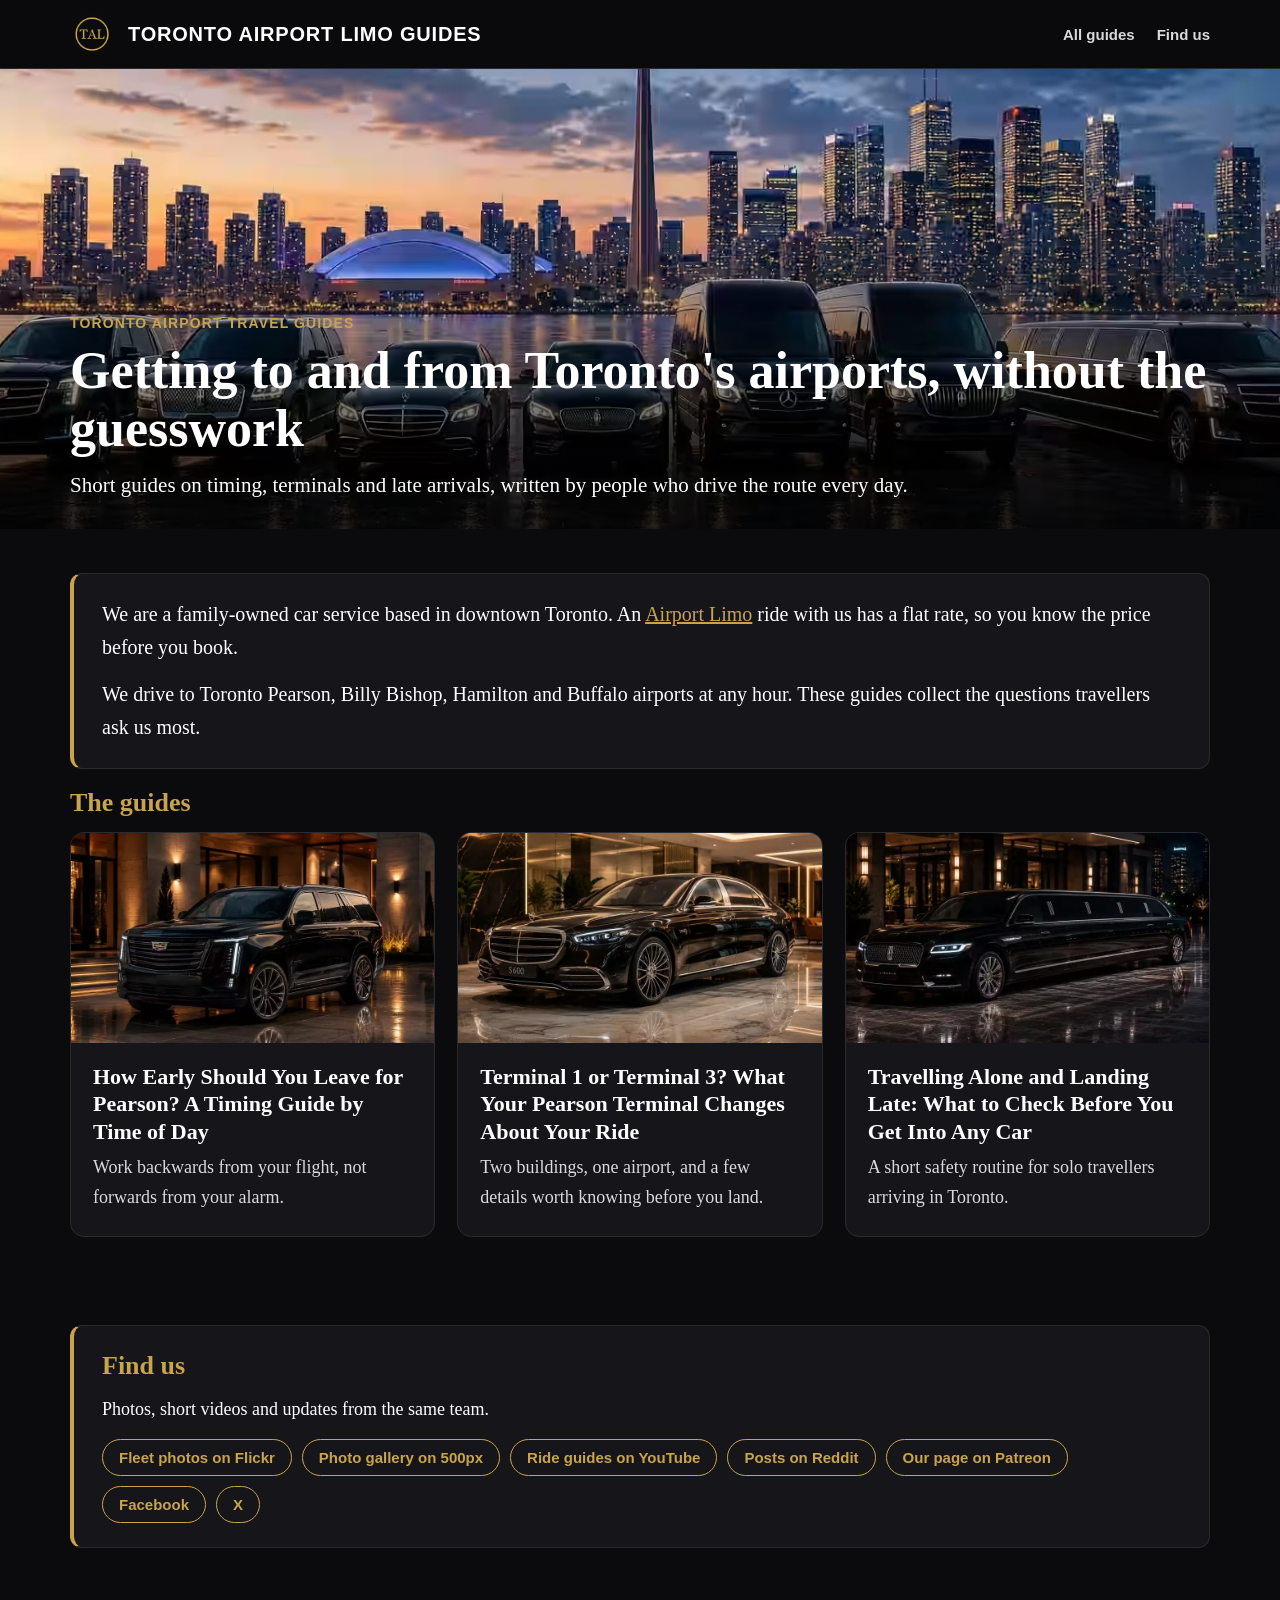
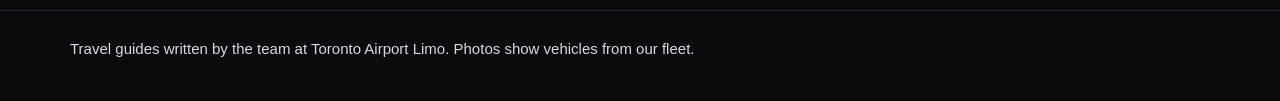
<file: index.html>
<!doctype html>
<html lang="en-CA"><head><meta charset="utf-8"><meta name="viewport" content="width=device-width,initial-scale=1">
<title>Toronto Airport Limo Guides: Timing, Terminals and Safe Arrivals</title><meta name="description" content="Plain, practical guides to getting to and from Toronto Pearson, Billy Bishop, Hamilton and Buffalo airports, from a family-owned car service."><link rel="canonical" href="https://airportlimotoronto.github.io/">
<meta property="og:title" content="Toronto Airport Limo Guides: Timing, Terminals and Safe Arrivals"><meta property="og:description" content="Plain, practical guides to getting to and from Toronto Pearson, Billy Bishop, Hamilton and Buffalo airports, from a family-owned car service."><meta property="og:image" content="https://airportlimotoronto.github.io/img/cover-wide.jpg"><meta property="og:type" content="article">
<link rel="icon" href="img/logo-512.png"><link rel="stylesheet" href="style.css"></head>
<body><header class="top"><div class="wrap"><img src="img/logo-512.png" alt="Toronto Airport Limo logo" width="44" height="44"><a class="brand" href="./">Toronto Airport Limo Guides</a>
<nav><a href="./">All guides</a><a href="./#find">Find us</a></nav></div></header>
<div class="hero"><img src="img/cover-wide.jpg" alt="Black sedans, SUVs, Sprinter vans and a stretch limousine lined up on the Toronto waterfront at dusk" width="1536" height="495"><div class="cap"><div class="wrap"><p class="meta">Toronto airport travel guides</p><h1>Getting to and from Toronto&#x27;s airports, without the guesswork</h1><p class="lead">Short guides on timing, terminals and late arrivals, written by people who drive the route every day.</p></div></div></div>
<section><div class="wrap"><div class="block intro"><p>We are a family-owned car service based in downtown Toronto. An <a href="https://torontoairportlimousineservice.ca/">Airport Limo</a> ride with us has a flat rate, so you know the price before you book.</p><p>We drive to Toronto Pearson, Billy Bishop, Hamilton and Buffalo airports at any hour. These guides collect the questions travellers ask us most.</p></div>
<h2>The guides</h2><div class="grid"><article class="card"><a href="how-early-to-leave-for-pearson.html"><img src="img/fleet-suv.jpg" alt="A black Cadillac Escalade waiting outside a lit entrance at night" loading="lazy" width="600" height="210"></a><div class="in"><h3><a href="how-early-to-leave-for-pearson.html">How Early Should You Leave for Pearson? A Timing Guide by Time of Day</a></h3><p>Work backwards from your flight, not forwards from your alarm.</p></div></article><article class="card"><a href="pearson-terminal-1-or-terminal-3.html"><img src="img/fleet-sedan.jpg" alt="A black Mercedes-Benz S-Class parked in a marble lobby driveway" loading="lazy" width="600" height="210"></a><div class="in"><h3><a href="pearson-terminal-1-or-terminal-3.html">Terminal 1 or Terminal 3? What Your Pearson Terminal Changes About Your Ride</a></h3><p>Two buildings, one airport, and a few details worth knowing before you land.</p></div></article><article class="card"><a href="landing-late-alone-in-toronto.html"><img src="img/fleet-stretch.jpg" alt="A black Lincoln stretch limousine on a wet street at night" loading="lazy" width="600" height="210"></a><div class="in"><h3><a href="landing-late-alone-in-toronto.html">Travelling Alone and Landing Late: What to Check Before You Get Into Any Car</a></h3><p>A short safety routine for solo travellers arriving in Toronto.</p></div></article></div></div></section>
<section id="find"><div class="wrap"><div class="block"><h2>Find us</h2><p>Photos, short videos and updates from the same team.</p><ul class="find"><li><a href="https://www.flickr.com/photos/torontoairportlimousineservice/">Fleet photos on Flickr</a></li><li><a href="https://500px.com/p/airportlimotorontoca">Photo gallery on 500px</a></li><li><a href="https://www.youtube.com/@AirportLimoTorontoService">Ride guides on YouTube</a></li><li><a href="https://www.reddit.com/user/airportlimotorontoca/">Posts on Reddit</a></li><li><a href="https://www.patreon.com/c/airportlimotorontoca">Our page on Patreon</a></li><li><a href="https://www.facebook.com/BestTorontoAirportLimo">Facebook</a></li><li><a href="https://x.com/torontoairport9">X</a></li></ul></div></div></section>
<footer><div class="wrap">Travel guides written by the team at Toronto Airport Limo. Photos show vehicles from our fleet.</div></footer></body></html>
</file>
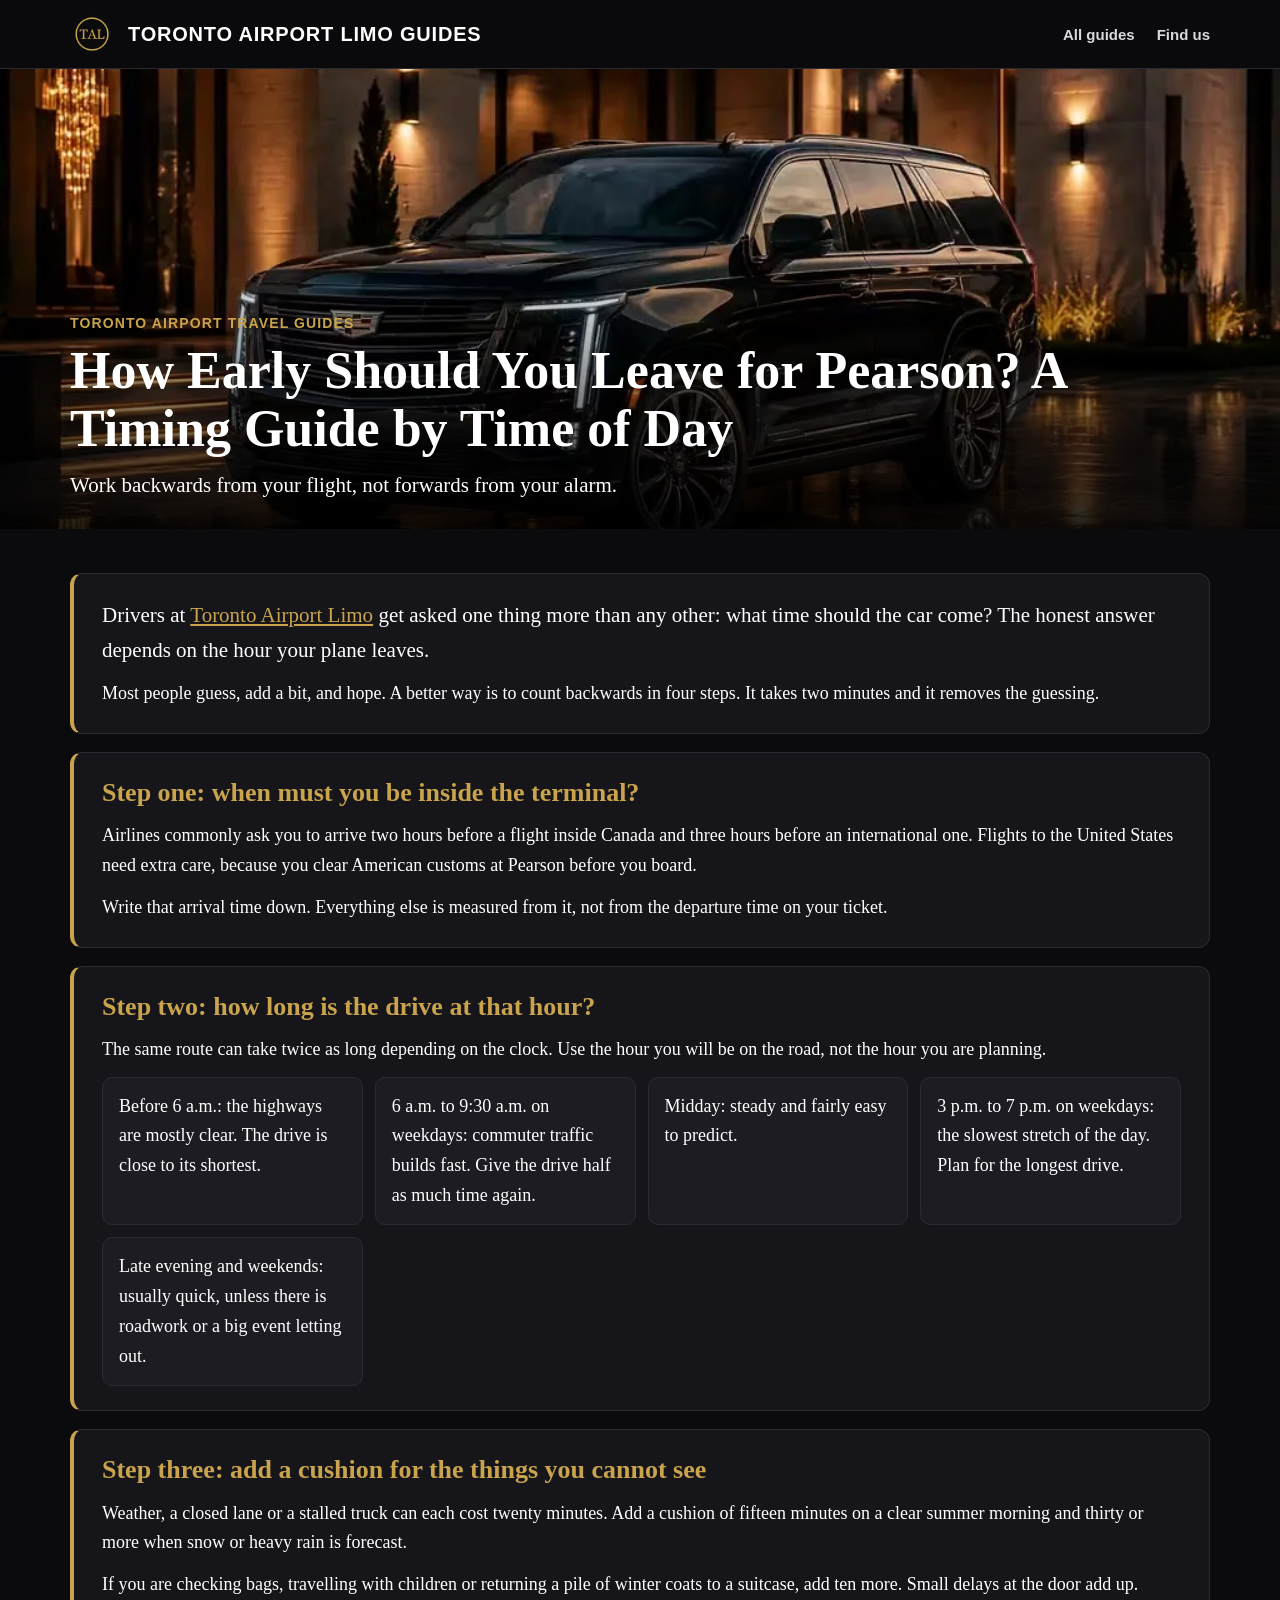
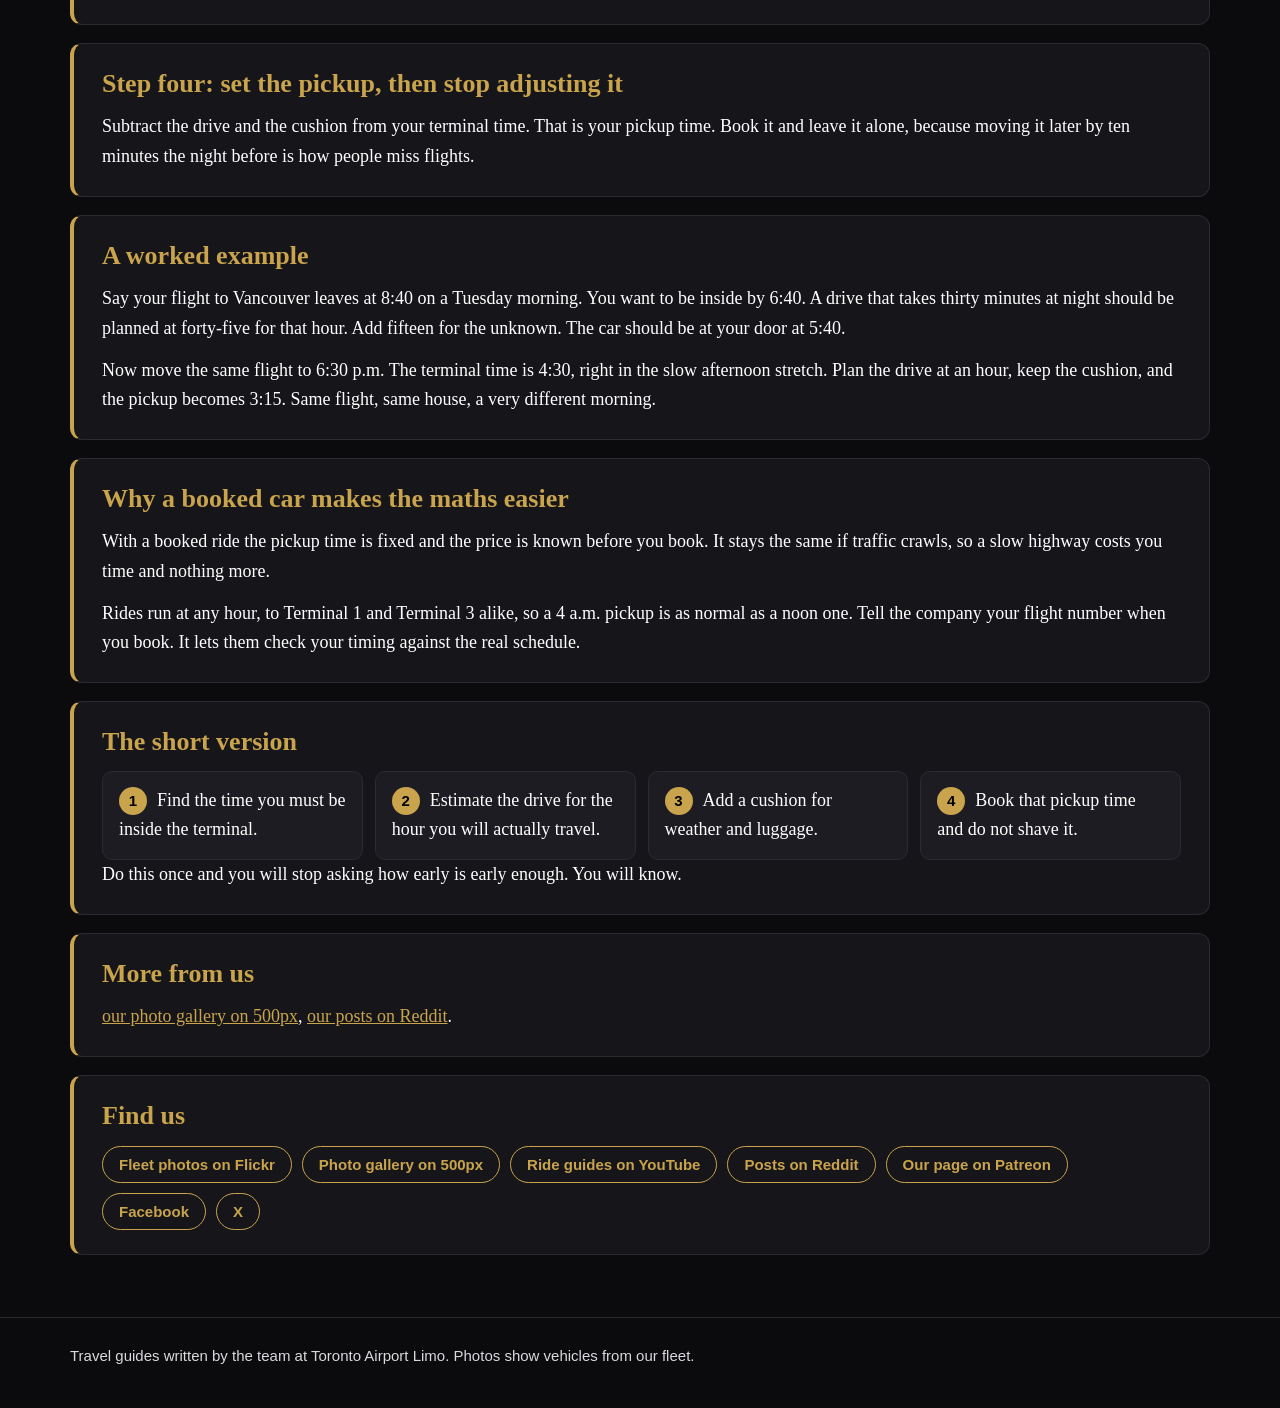
<file: how-early-to-leave-for-pearson.html>
<!doctype html>
<html lang="en-CA"><head><meta charset="utf-8"><meta name="viewport" content="width=device-width,initial-scale=1">
<title>How Early Should You Leave for Pearson? A Timing Guide by Time of Day | Toronto Airport Limo</title><meta name="description" content="Work backwards from your flight, not forwards from your alarm."><link rel="canonical" href="https://airportlimotoronto.github.io/how-early-to-leave-for-pearson.html">
<meta property="og:title" content="How Early Should You Leave for Pearson? A Timing Guide by Time of Day | Toronto Airport Limo"><meta property="og:description" content="Work backwards from your flight, not forwards from your alarm."><meta property="og:image" content="https://airportlimotoronto.github.io/img/fleet-suv.jpg"><meta property="og:type" content="article">
<link rel="icon" href="img/logo-512.png"><link rel="stylesheet" href="style.css"></head>
<body><header class="top"><div class="wrap"><img src="img/logo-512.png" alt="Toronto Airport Limo logo" width="44" height="44"><a class="brand" href="./">Toronto Airport Limo Guides</a>
<nav><a href="./">All guides</a><a href="./#find">Find us</a></nav></div></header>
<div class="hero"><img src="img/fleet-suv.jpg" alt="A black Cadillac Escalade waiting outside a lit entrance at night" width="1536" height="495"><div class="cap"><div class="wrap"><p class="meta">Toronto airport travel guides</p><h1>How Early Should You Leave for Pearson? A Timing Guide by Time of Day</h1><p class="lead">Work backwards from your flight, not forwards from your alarm.</p></div></div></div>
<section><div class="wrap"><div class="block"><p class="lead">Drivers at <a href="https://torontoairportlimousineservice.ca/">Toronto Airport Limo</a> get asked one thing more than any other: what time should the car come? The honest answer depends on the hour your plane leaves.</p><p>Most people guess, add a bit, and hope. A better way is to count backwards in four steps. It takes two minutes and it removes the guessing.</p></div><div class="block"><h2>Step one: when must you be inside the terminal?</h2><p>Airlines commonly ask you to arrive two hours before a flight inside Canada and three hours before an international one. Flights to the United States need extra care, because you clear American customs at Pearson before you board.</p><p>Write that arrival time down. Everything else is measured from it, not from the departure time on your ticket.</p></div><div class="block"><h2>Step two: how long is the drive at that hour?</h2><p>The same route can take twice as long depending on the clock. Use the hour you will be on the road, not the hour you are planning.</p><ul class="tiles"><li>Before 6 a.m.: the highways are mostly clear. The drive is close to its shortest.</li><li>6 a.m. to 9:30 a.m. on weekdays: commuter traffic builds fast. Give the drive half as much time again.</li><li>Midday: steady and fairly easy to predict.</li><li>3 p.m. to 7 p.m. on weekdays: the slowest stretch of the day. Plan for the longest drive.</li><li>Late evening and weekends: usually quick, unless there is roadwork or a big event letting out.</li></ul></div><div class="block"><h2>Step three: add a cushion for the things you cannot see</h2><p>Weather, a closed lane or a stalled truck can each cost twenty minutes. Add a cushion of fifteen minutes on a clear summer morning and thirty or more when snow or heavy rain is forecast.</p><p>If you are checking bags, travelling with children or returning a pile of winter coats to a suitcase, add ten more. Small delays at the door add up.</p></div><div class="block"><h2>Step four: set the pickup, then stop adjusting it</h2><p>Subtract the drive and the cushion from your terminal time. That is your pickup time. Book it and leave it alone, because moving it later by ten minutes the night before is how people miss flights.</p></div><div class="block"><h2>A worked example</h2><p>Say your flight to Vancouver leaves at 8:40 on a Tuesday morning. You want to be inside by 6:40. A drive that takes thirty minutes at night should be planned at forty-five for that hour. Add fifteen for the unknown. The car should be at your door at 5:40.</p><p>Now move the same flight to 6:30 p.m. The terminal time is 4:30, right in the slow afternoon stretch. Plan the drive at an hour, keep the cushion, and the pickup becomes 3:15. Same flight, same house, a very different morning.</p></div><div class="block"><h2>Why a booked car makes the maths easier</h2><p>With a booked ride the pickup time is fixed and the price is known before you book. It stays the same if traffic crawls, so a slow highway costs you time and nothing more.</p><p>Rides run at any hour, to Terminal 1 and Terminal 3 alike, so a 4 a.m. pickup is as normal as a noon one. Tell the company your flight number when you book. It lets them check your timing against the real schedule.</p></div><div class="block"><h2>The short version</h2><ol class="tiles"><li>Find the time you must be inside the terminal.</li><li>Estimate the drive for the hour you will actually travel.</li><li>Add a cushion for weather and luggage.</li><li>Book that pickup time and do not shave it.</li></ol><p>Do this once and you will stop asking how early is early enough. You will know.</p></div><div class="block"><h2>More from us</h2><p><a href="https://500px.com/p/airportlimotorontoca">our photo gallery on 500px</a>, <a href="https://www.reddit.com/user/airportlimotorontoca/">our posts on Reddit</a>.</p></div><div class="block" id="find"><h2>Find us</h2><ul class="find"><li><a href="https://www.flickr.com/photos/torontoairportlimousineservice/">Fleet photos on Flickr</a></li><li><a href="https://500px.com/p/airportlimotorontoca">Photo gallery on 500px</a></li><li><a href="https://www.youtube.com/@AirportLimoTorontoService">Ride guides on YouTube</a></li><li><a href="https://www.reddit.com/user/airportlimotorontoca/">Posts on Reddit</a></li><li><a href="https://www.patreon.com/c/airportlimotorontoca">Our page on Patreon</a></li><li><a href="https://www.facebook.com/BestTorontoAirportLimo">Facebook</a></li><li><a href="https://x.com/torontoairport9">X</a></li></ul></div></div></section>
<footer><div class="wrap">Travel guides written by the team at Toronto Airport Limo. Photos show vehicles from our fleet.</div></footer></body></html>
</file>
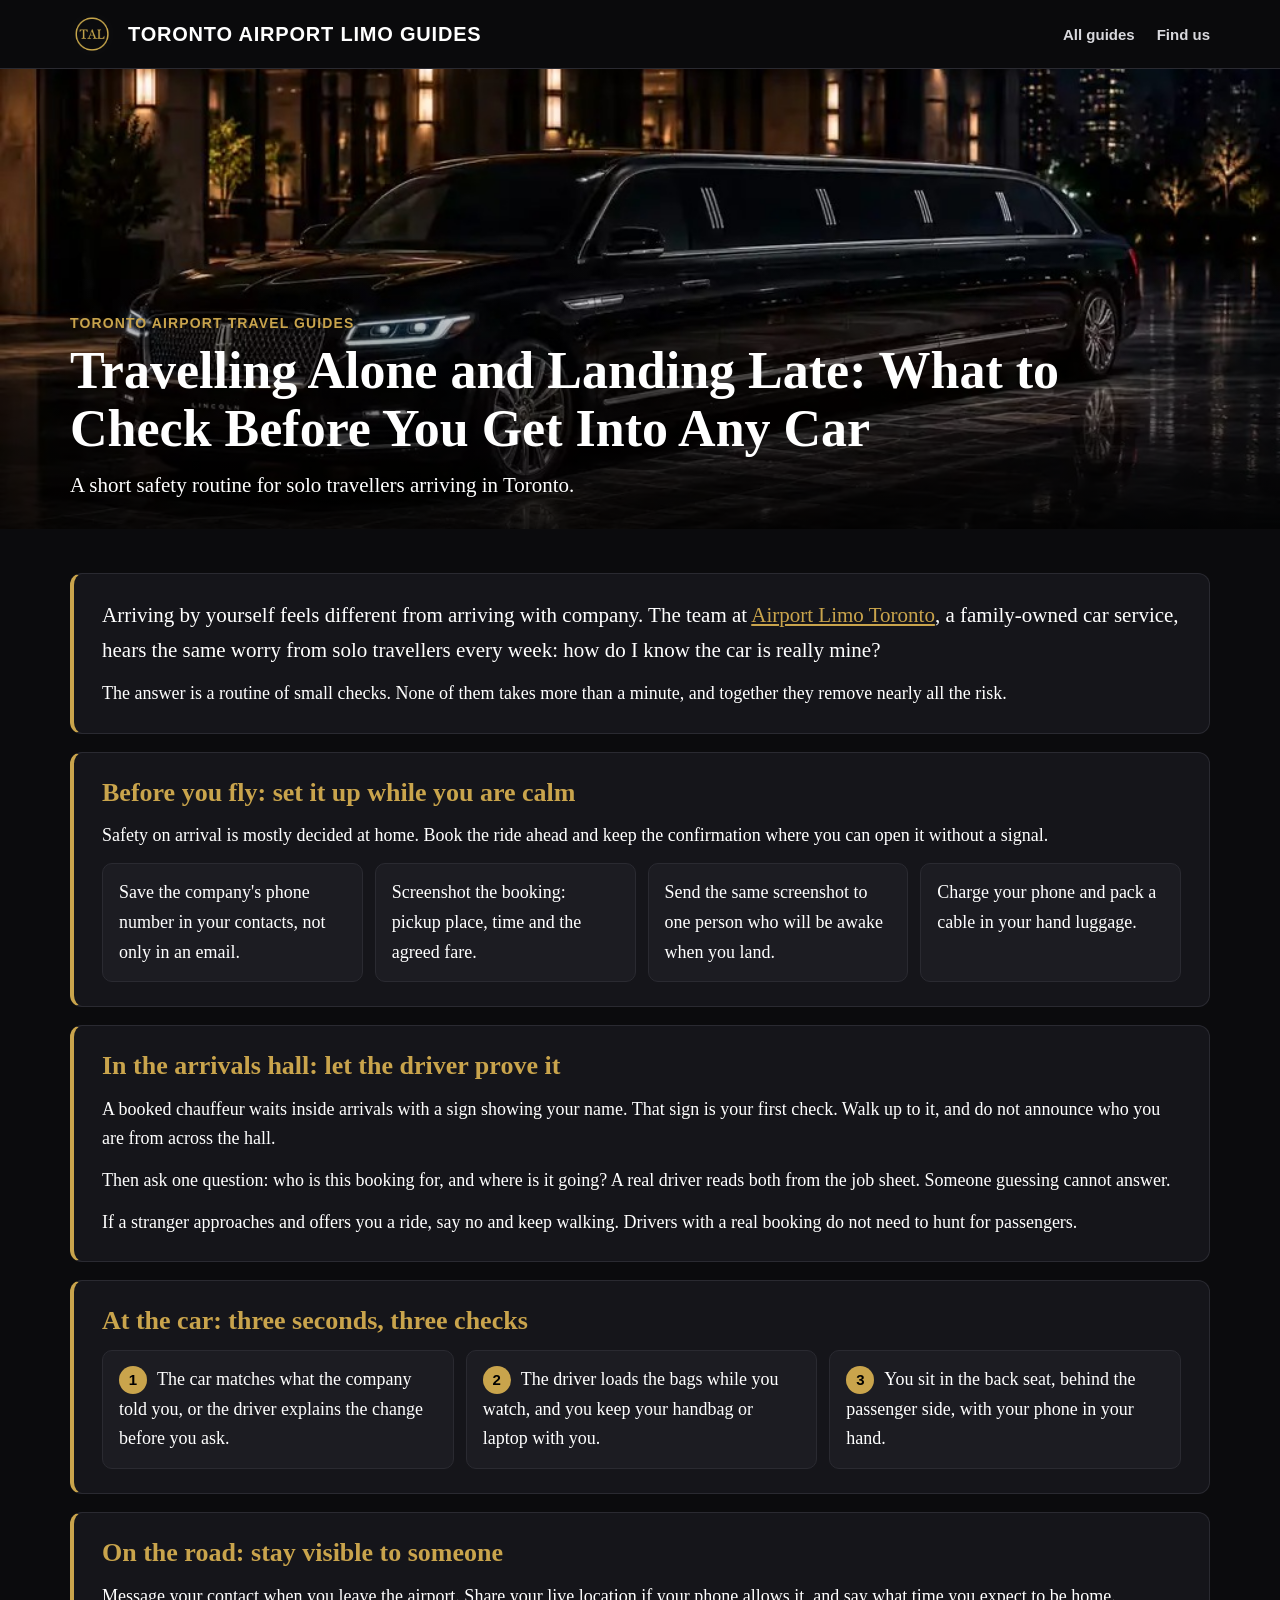
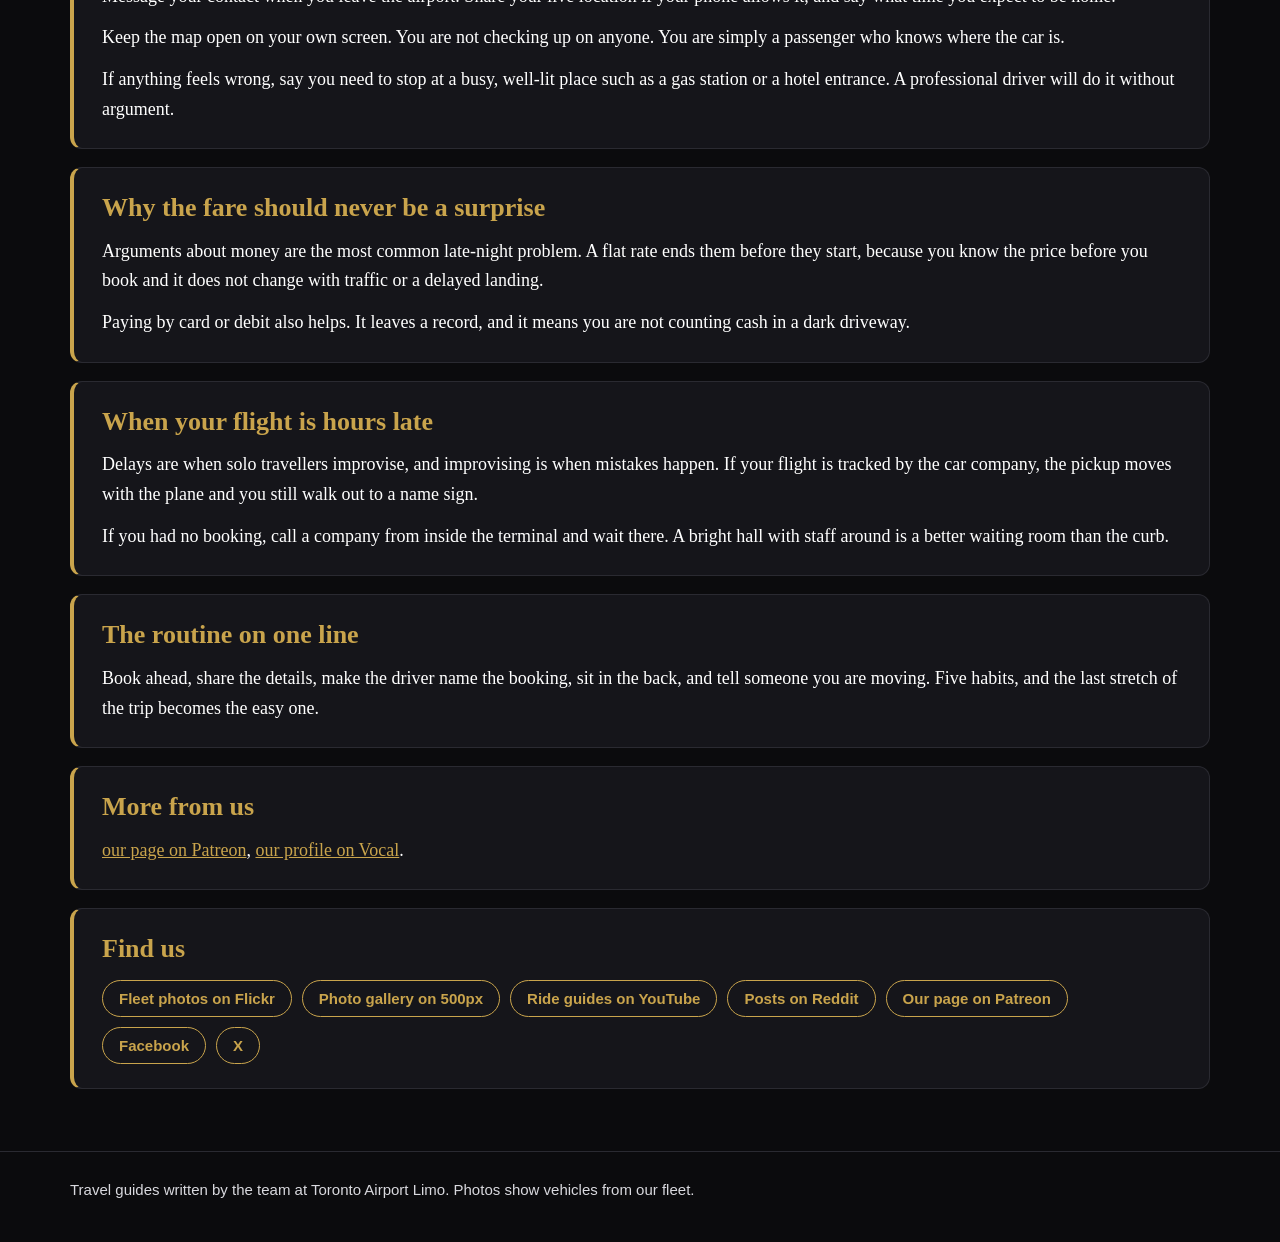
<file: landing-late-alone-in-toronto.html>
<!doctype html>
<html lang="en-CA"><head><meta charset="utf-8"><meta name="viewport" content="width=device-width,initial-scale=1">
<title>Travelling Alone and Landing Late: What to Check Before You Get Into Any Car | Toronto Airport Limo</title><meta name="description" content="A short safety routine for solo travellers arriving in Toronto."><link rel="canonical" href="https://airportlimotoronto.github.io/landing-late-alone-in-toronto.html">
<meta property="og:title" content="Travelling Alone and Landing Late: What to Check Before You Get Into Any Car | Toronto Airport Limo"><meta property="og:description" content="A short safety routine for solo travellers arriving in Toronto."><meta property="og:image" content="https://airportlimotoronto.github.io/img/fleet-stretch.jpg"><meta property="og:type" content="article">
<link rel="icon" href="img/logo-512.png"><link rel="stylesheet" href="style.css"></head>
<body><header class="top"><div class="wrap"><img src="img/logo-512.png" alt="Toronto Airport Limo logo" width="44" height="44"><a class="brand" href="./">Toronto Airport Limo Guides</a>
<nav><a href="./">All guides</a><a href="./#find">Find us</a></nav></div></header>
<div class="hero"><img src="img/fleet-stretch.jpg" alt="A black Lincoln stretch limousine on a wet street at night" width="1536" height="495"><div class="cap"><div class="wrap"><p class="meta">Toronto airport travel guides</p><h1>Travelling Alone and Landing Late: What to Check Before You Get Into Any Car</h1><p class="lead">A short safety routine for solo travellers arriving in Toronto.</p></div></div></div>
<section><div class="wrap"><div class="block"><p class="lead">Arriving by yourself feels different from arriving with company. The team at <a href="https://torontoairportlimousineservice.ca/">Airport Limo Toronto</a>, a family-owned car service, hears the same worry from solo travellers every week: how do I know the car is really mine?</p><p>The answer is a routine of small checks. None of them takes more than a minute, and together they remove nearly all the risk.</p></div><div class="block"><h2>Before you fly: set it up while you are calm</h2><p>Safety on arrival is mostly decided at home. Book the ride ahead and keep the confirmation where you can open it without a signal.</p><ul class="tiles"><li>Save the company&#x27;s phone number in your contacts, not only in an email.</li><li>Screenshot the booking: pickup place, time and the agreed fare.</li><li>Send the same screenshot to one person who will be awake when you land.</li><li>Charge your phone and pack a cable in your hand luggage.</li></ul></div><div class="block"><h2>In the arrivals hall: let the driver prove it</h2><p>A booked chauffeur waits inside arrivals with a sign showing your name. That sign is your first check. Walk up to it, and do not announce who you are from across the hall.</p><p>Then ask one question: who is this booking for, and where is it going? A real driver reads both from the job sheet. Someone guessing cannot answer.</p><p>If a stranger approaches and offers you a ride, say no and keep walking. Drivers with a real booking do not need to hunt for passengers.</p></div><div class="block"><h2>At the car: three seconds, three checks</h2><ol class="tiles"><li>The car matches what the company told you, or the driver explains the change before you ask.</li><li>The driver loads the bags while you watch, and you keep your handbag or laptop with you.</li><li>You sit in the back seat, behind the passenger side, with your phone in your hand.</li></ol></div><div class="block"><h2>On the road: stay visible to someone</h2><p>Message your contact when you leave the airport. Share your live location if your phone allows it, and say what time you expect to be home.</p><p>Keep the map open on your own screen. You are not checking up on anyone. You are simply a passenger who knows where the car is.</p><p>If anything feels wrong, say you need to stop at a busy, well-lit place such as a gas station or a hotel entrance. A professional driver will do it without argument.</p></div><div class="block"><h2>Why the fare should never be a surprise</h2><p>Arguments about money are the most common late-night problem. A flat rate ends them before they start, because you know the price before you book and it does not change with traffic or a delayed landing.</p><p>Paying by card or debit also helps. It leaves a record, and it means you are not counting cash in a dark driveway.</p></div><div class="block"><h2>When your flight is hours late</h2><p>Delays are when solo travellers improvise, and improvising is when mistakes happen. If your flight is tracked by the car company, the pickup moves with the plane and you still walk out to a name sign.</p><p>If you had no booking, call a company from inside the terminal and wait there. A bright hall with staff around is a better waiting room than the curb.</p></div><div class="block"><h2>The routine on one line</h2><p>Book ahead, share the details, make the driver name the booking, sit in the back, and tell someone you are moving. Five habits, and the last stretch of the trip becomes the easy one.</p></div><div class="block"><h2>More from us</h2><p><a href="https://www.patreon.com/c/airportlimotorontoca">our page on Patreon</a>, <a href="https://vocal.media/authors/toronto-airport-limo-26f31cdb9e">our profile on Vocal</a>.</p></div><div class="block" id="find"><h2>Find us</h2><ul class="find"><li><a href="https://www.flickr.com/photos/torontoairportlimousineservice/">Fleet photos on Flickr</a></li><li><a href="https://500px.com/p/airportlimotorontoca">Photo gallery on 500px</a></li><li><a href="https://www.youtube.com/@AirportLimoTorontoService">Ride guides on YouTube</a></li><li><a href="https://www.reddit.com/user/airportlimotorontoca/">Posts on Reddit</a></li><li><a href="https://www.patreon.com/c/airportlimotorontoca">Our page on Patreon</a></li><li><a href="https://www.facebook.com/BestTorontoAirportLimo">Facebook</a></li><li><a href="https://x.com/torontoairport9">X</a></li></ul></div></div></section>
<footer><div class="wrap">Travel guides written by the team at Toronto Airport Limo. Photos show vehicles from our fleet.</div></footer></body></html>
</file>
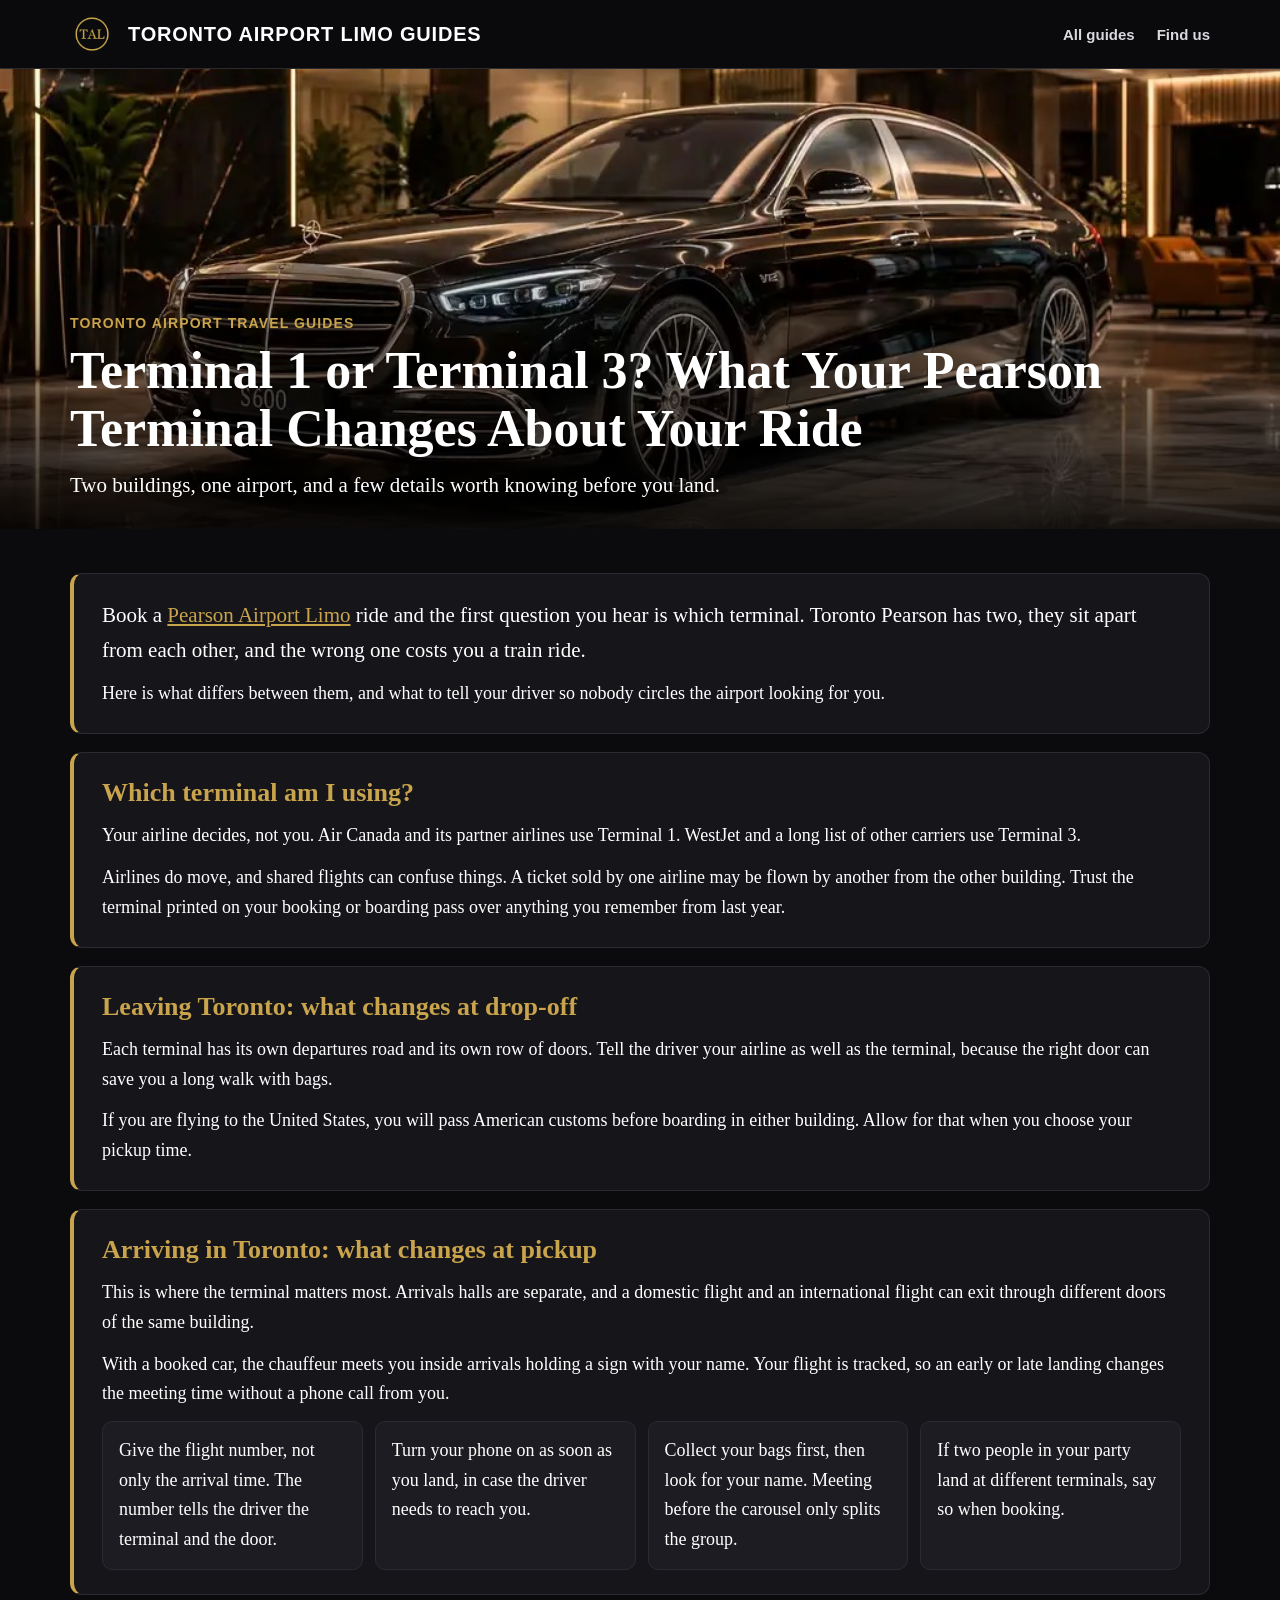
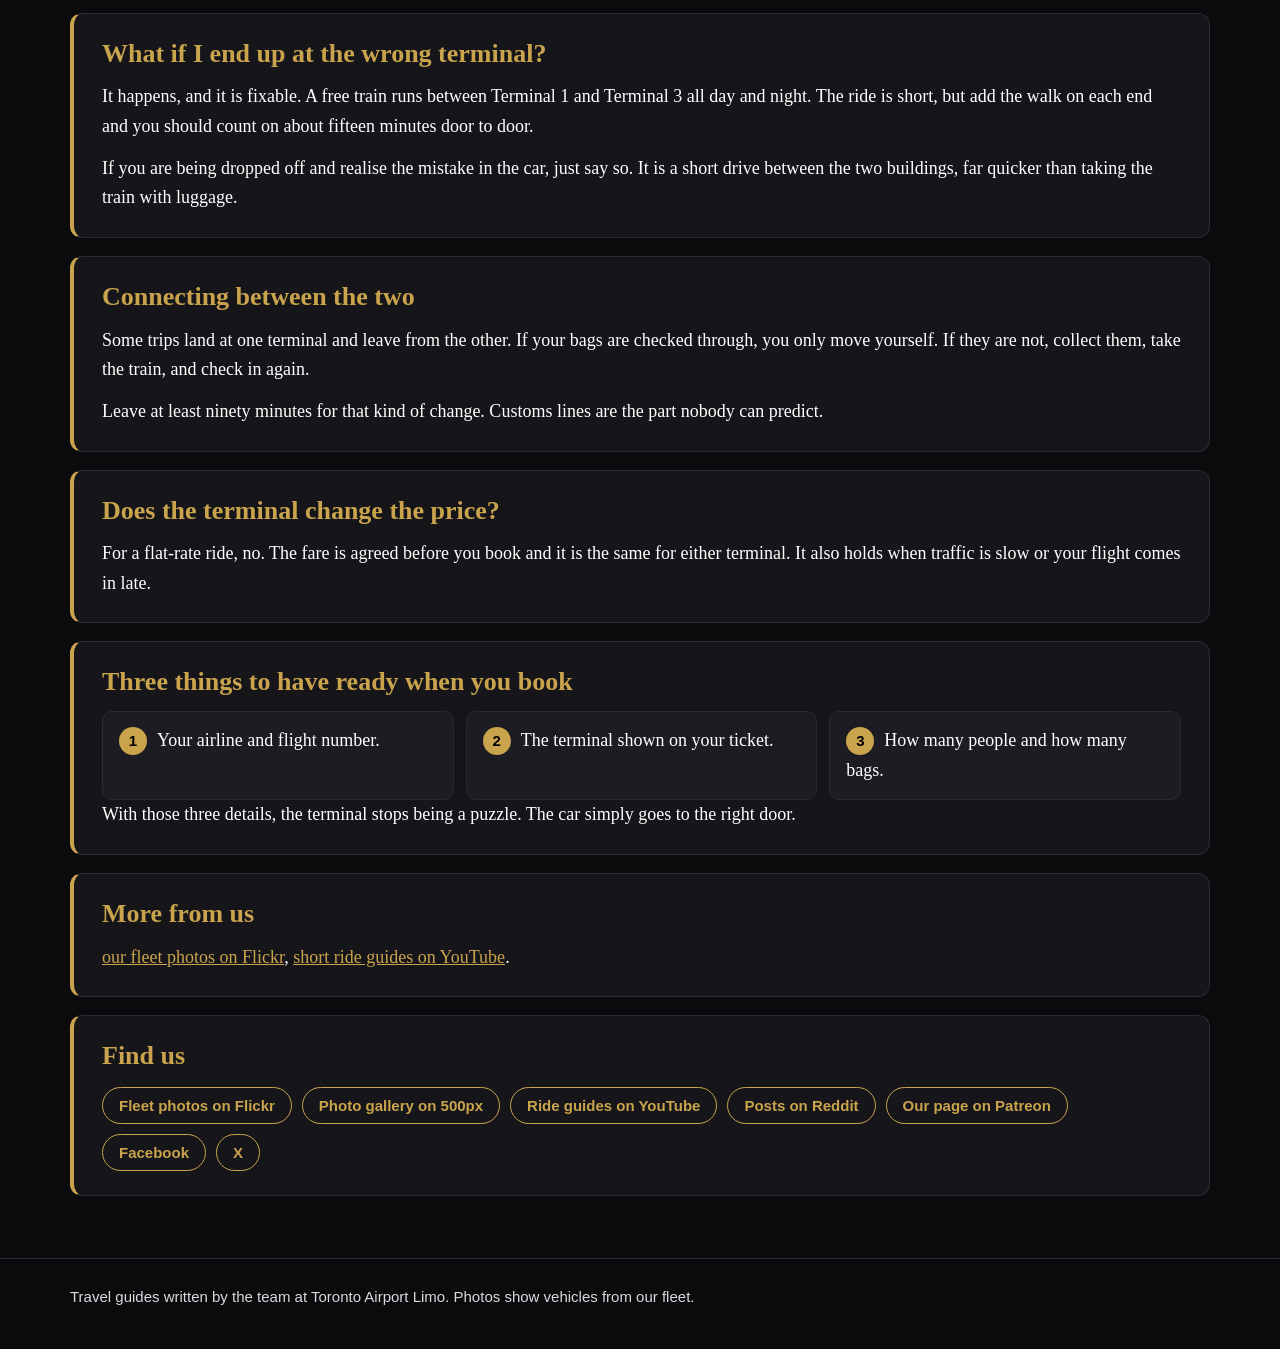
<file: pearson-terminal-1-or-terminal-3.html>
<!doctype html>
<html lang="en-CA"><head><meta charset="utf-8"><meta name="viewport" content="width=device-width,initial-scale=1">
<title>Terminal 1 or Terminal 3? What Your Pearson Terminal Changes About Your Ride | Toronto Airport Limo</title><meta name="description" content="Two buildings, one airport, and a few details worth knowing before you land."><link rel="canonical" href="https://airportlimotoronto.github.io/pearson-terminal-1-or-terminal-3.html">
<meta property="og:title" content="Terminal 1 or Terminal 3? What Your Pearson Terminal Changes About Your Ride | Toronto Airport Limo"><meta property="og:description" content="Two buildings, one airport, and a few details worth knowing before you land."><meta property="og:image" content="https://airportlimotoronto.github.io/img/fleet-sedan.jpg"><meta property="og:type" content="article">
<link rel="icon" href="img/logo-512.png"><link rel="stylesheet" href="style.css"></head>
<body><header class="top"><div class="wrap"><img src="img/logo-512.png" alt="Toronto Airport Limo logo" width="44" height="44"><a class="brand" href="./">Toronto Airport Limo Guides</a>
<nav><a href="./">All guides</a><a href="./#find">Find us</a></nav></div></header>
<div class="hero"><img src="img/fleet-sedan.jpg" alt="A black Mercedes-Benz S-Class parked in a marble lobby driveway" width="1536" height="495"><div class="cap"><div class="wrap"><p class="meta">Toronto airport travel guides</p><h1>Terminal 1 or Terminal 3? What Your Pearson Terminal Changes About Your Ride</h1><p class="lead">Two buildings, one airport, and a few details worth knowing before you land.</p></div></div></div>
<section><div class="wrap"><div class="block"><p class="lead">Book a <a href="https://torontoairportlimousineservice.ca/services/pearson-airport-limo">Pearson Airport Limo</a> ride and the first question you hear is which terminal. Toronto Pearson has two, they sit apart from each other, and the wrong one costs you a train ride.</p><p>Here is what differs between them, and what to tell your driver so nobody circles the airport looking for you.</p></div><div class="block"><h2>Which terminal am I using?</h2><p>Your airline decides, not you. Air Canada and its partner airlines use Terminal 1. WestJet and a long list of other carriers use Terminal 3.</p><p>Airlines do move, and shared flights can confuse things. A ticket sold by one airline may be flown by another from the other building. Trust the terminal printed on your booking or boarding pass over anything you remember from last year.</p></div><div class="block"><h2>Leaving Toronto: what changes at drop-off</h2><p>Each terminal has its own departures road and its own row of doors. Tell the driver your airline as well as the terminal, because the right door can save you a long walk with bags.</p><p>If you are flying to the United States, you will pass American customs before boarding in either building. Allow for that when you choose your pickup time.</p></div><div class="block"><h2>Arriving in Toronto: what changes at pickup</h2><p>This is where the terminal matters most. Arrivals halls are separate, and a domestic flight and an international flight can exit through different doors of the same building.</p><p>With a booked car, the chauffeur meets you inside arrivals holding a sign with your name. Your flight is tracked, so an early or late landing changes the meeting time without a phone call from you.</p><ul class="tiles"><li>Give the flight number, not only the arrival time. The number tells the driver the terminal and the door.</li><li>Turn your phone on as soon as you land, in case the driver needs to reach you.</li><li>Collect your bags first, then look for your name. Meeting before the carousel only splits the group.</li><li>If two people in your party land at different terminals, say so when booking.</li></ul></div><div class="block"><h2>What if I end up at the wrong terminal?</h2><p>It happens, and it is fixable. A free train runs between Terminal 1 and Terminal 3 all day and night. The ride is short, but add the walk on each end and you should count on about fifteen minutes door to door.</p><p>If you are being dropped off and realise the mistake in the car, just say so. It is a short drive between the two buildings, far quicker than taking the train with luggage.</p></div><div class="block"><h2>Connecting between the two</h2><p>Some trips land at one terminal and leave from the other. If your bags are checked through, you only move yourself. If they are not, collect them, take the train, and check in again.</p><p>Leave at least ninety minutes for that kind of change. Customs lines are the part nobody can predict.</p></div><div class="block"><h2>Does the terminal change the price?</h2><p>For a flat-rate ride, no. The fare is agreed before you book and it is the same for either terminal. It also holds when traffic is slow or your flight comes in late.</p></div><div class="block"><h2>Three things to have ready when you book</h2><ol class="tiles"><li>Your airline and flight number.</li><li>The terminal shown on your ticket.</li><li>How many people and how many bags.</li></ol><p>With those three details, the terminal stops being a puzzle. The car simply goes to the right door.</p></div><div class="block"><h2>More from us</h2><p><a href="https://www.flickr.com/photos/torontoairportlimousineservice/">our fleet photos on Flickr</a>, <a href="https://www.youtube.com/@AirportLimoTorontoService">short ride guides on YouTube</a>.</p></div><div class="block" id="find"><h2>Find us</h2><ul class="find"><li><a href="https://www.flickr.com/photos/torontoairportlimousineservice/">Fleet photos on Flickr</a></li><li><a href="https://500px.com/p/airportlimotorontoca">Photo gallery on 500px</a></li><li><a href="https://www.youtube.com/@AirportLimoTorontoService">Ride guides on YouTube</a></li><li><a href="https://www.reddit.com/user/airportlimotorontoca/">Posts on Reddit</a></li><li><a href="https://www.patreon.com/c/airportlimotorontoca">Our page on Patreon</a></li><li><a href="https://www.facebook.com/BestTorontoAirportLimo">Facebook</a></li><li><a href="https://x.com/torontoairport9">X</a></li></ul></div></div></section>
<footer><div class="wrap">Travel guides written by the team at Toronto Airport Limo. Photos show vehicles from our fleet.</div></footer></body></html>
</file>
<file: style.css>
:root{--bg:#0b0b0d;--card:#15151a;--line:#2a2a31;--gold:#c9a44c;--txt:#fff;--mut:#d9d9de}
*{box-sizing:border-box}body{margin:0;background:var(--bg);color:var(--txt);font:400 18px/1.65 Georgia,'Times New Roman',serif}
a{color:var(--gold)}img{max-width:100%;display:block}
.wrap{width:min(1140px,92vw);margin:0 auto}
header.top{border-bottom:1px solid var(--line);background:#0b0b0dee;position:sticky;top:0;z-index:5}
header.top .wrap{display:flex;align-items:center;gap:14px;padding:12px 0}
header.top img{width:44px;height:44px;border-radius:50%}
header.top a.brand{color:var(--txt);text-decoration:none;font:700 20px/1 Arial,Helvetica,sans-serif;letter-spacing:.04em;text-transform:uppercase}
header.top nav{margin-left:auto;font:600 15px/1 Arial,Helvetica,sans-serif}header.top nav a{margin-left:22px;text-decoration:none;color:var(--mut)}
.hero{position:relative}.hero img{width:100%;height:min(46vw,460px);object-fit:cover}
.hero .cap{position:absolute;inset:auto 0 0 0;background:linear-gradient(transparent,#000d);padding:70px 0 26px}
h1{font:700 clamp(30px,4.4vw,52px)/1.12 Georgia,serif;margin:0 0 10px}h2{font:700 26px/1.25 Georgia,serif;margin:0 0 12px;color:var(--gold)}
.lead{font-size:21px;color:var(--txt);margin:0}
section{padding:44px 0}
.grid{display:grid;gap:22px;grid-template-columns:repeat(auto-fit,minmax(300px,1fr))}
.card{background:var(--card);border:1px solid var(--line);border-radius:14px;overflow:hidden}
.card img{width:100%;height:210px;object-fit:cover}.card .in{padding:20px 22px 24px}
.card h3{font:700 22px/1.25 Georgia,serif;margin:0 0 8px}.card h3 a{color:var(--txt);text-decoration:none}.card p{margin:0;color:var(--mut)}
.block{background:var(--card);border:1px solid var(--line);border-left:4px solid var(--gold);border-radius:12px;padding:24px 28px;margin:0 0 18px}
.block p{margin:0 0 12px}.block p:last-child{margin:0}
.tiles{display:grid;gap:12px;grid-template-columns:repeat(auto-fit,minmax(240px,1fr));list-style:none;padding:0;margin:6px 0 0;counter-reset:n}
.tiles li{background:#1c1c22;border:1px solid var(--line);border-radius:10px;padding:14px 16px}
ol.tiles li{counter-increment:n}ol.tiles li:before{content:counter(n);display:inline-block;width:28px;height:28px;line-height:28px;text-align:center;border-radius:50%;background:var(--gold);color:#000;font:700 15px/28px Arial,sans-serif;margin-right:10px}
.intro{font-size:20px}.intro p{margin:0 0 14px}
.find{display:flex;flex-wrap:wrap;gap:10px;padding:0;margin:14px 0 0;list-style:none}
.find a{display:block;padding:10px 16px;border:1px solid var(--gold);border-radius:999px;text-decoration:none;font:600 15px/1 Arial,Helvetica,sans-serif}
footer{border-top:1px solid var(--line);padding:26px 0 40px;color:var(--mut);font:400 15px/1.6 Arial,Helvetica,sans-serif}
.meta{font:600 14px/1 Arial,Helvetica,sans-serif;letter-spacing:.08em;text-transform:uppercase;color:var(--gold);margin:0 0 12px}
@media(max-width:640px){body{font-size:17px}header.top nav a{margin-left:12px}section{padding:30px 0}.block{padding:18px}}
</file>
